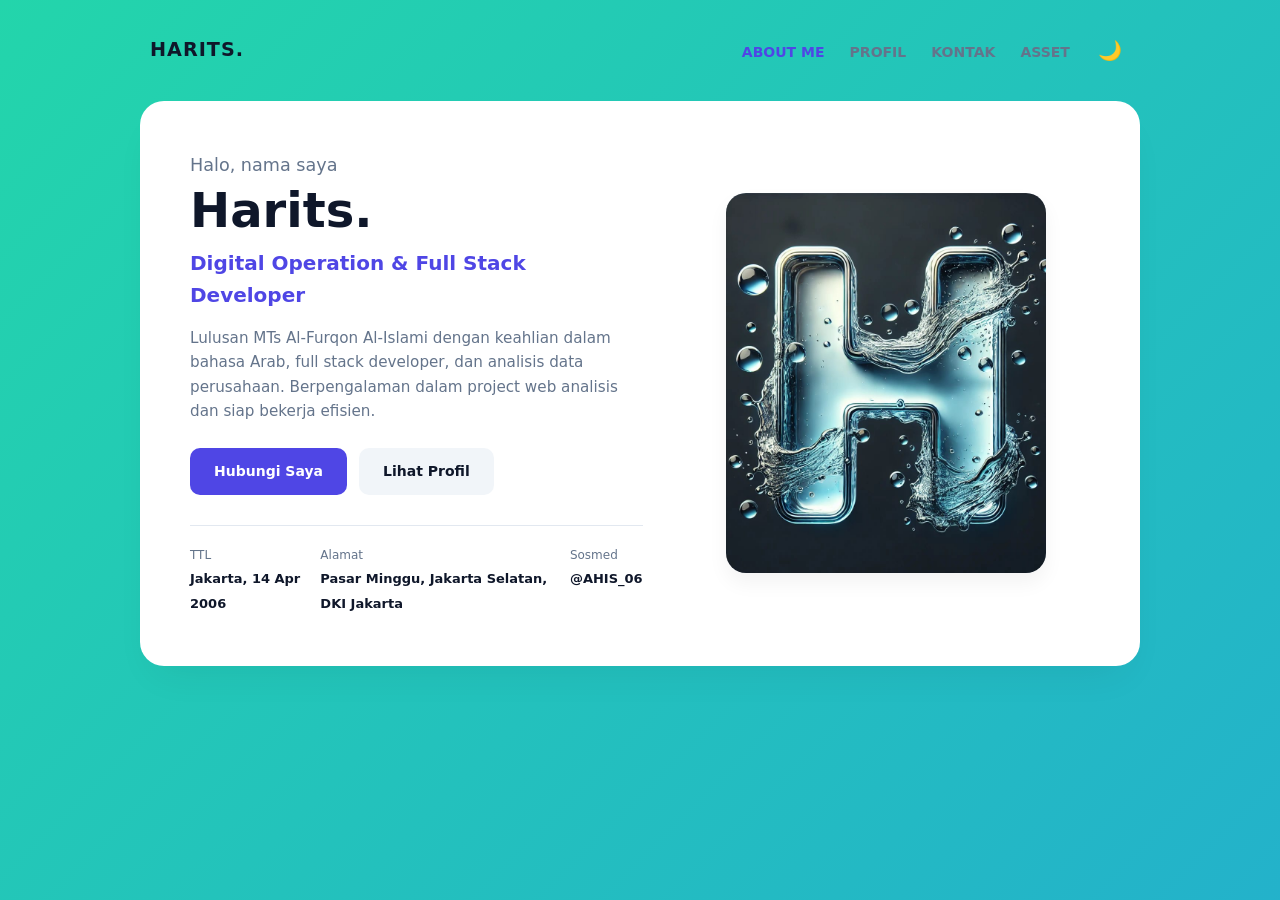
<file: index.html>
<!DOCTYPE html>
<html lang="id">
<head>
    <meta charset="UTF-8">
    <meta name="viewport" content="width=device-width, initial-scale=1.0">
    <title>About Me - Harits</title>
    <link rel="stylesheet" href="style.css">
    <script src="script.js"></script>
</head>
<body>

    <!-- Navigasi Bar Atas -->
    <header class="navbar">
        <div class="logo">HARITS.</div>
        <nav class="nav-links">
            <a href="about.html" class="active">ABOUT ME</a>
            <a href="profil.html">PROFIL</a>
            <a href="kontak.html">KONTAK</a>
            <a href="asset.html">ASSET</a>
            <button id="theme-toggle" class="theme-btn">🌙</button>
        </nav>
    </header>

    <!-- Kartu Utama (Satu Kotak Besar seperti di Gambar) -->
    <main class="main-card">
        <!-- Kolom Kiri: Teks & Informasi -->
        <div class="hero-left">
            <p class="greeting">Halo, nama saya</p>
            <h1>Harits.</h1>
            <p class="role">Digital Operation & Full Stack Developer</p>
            
            <p class="bio">
                Lulusan MTs Al-Furqon Al-Islami dengan keahlian dalam bahasa Arab,
                full stack developer, dan analisis data perusahaan. Berpengalaman
                dalam project web analisis dan siap bekerja efisien.
            </p>

            <div class="hero-buttons">
                <a href="kontak.html" class="btn btn-primary">Hubungi Saya</a>
                <a href="profil.html" class="btn btn-secondary">Lihat Profil</a>
            </div>

            <!-- Data Diri Ringkas -->
            <div class="info-grid">
                <div class="info-item">
                    <span>TTL</span>
                    <strong>Jakarta, 14 Apr 2006</strong>
                </div>
                <div class="info-item">
                    <span>Alamat</span>
                    <strong>Pasar Minggu, Jakarta Selatan, DKI Jakarta </strong>
                </div>
                <div class="info-item">
                    <span>Sosmed</span>
                    <strong>@AHIS_06</strong>
                </div>
            </div>
        </div>

        <!-- Kolom Kanan: Foto Profil Besar -->
        <div class="hero-right">
            <div class="img-wrapper">
                <img src="header.jpeg" alt="Foto Harits">
            </div>
        </div>
    </main>

</body>
</html>
</file>
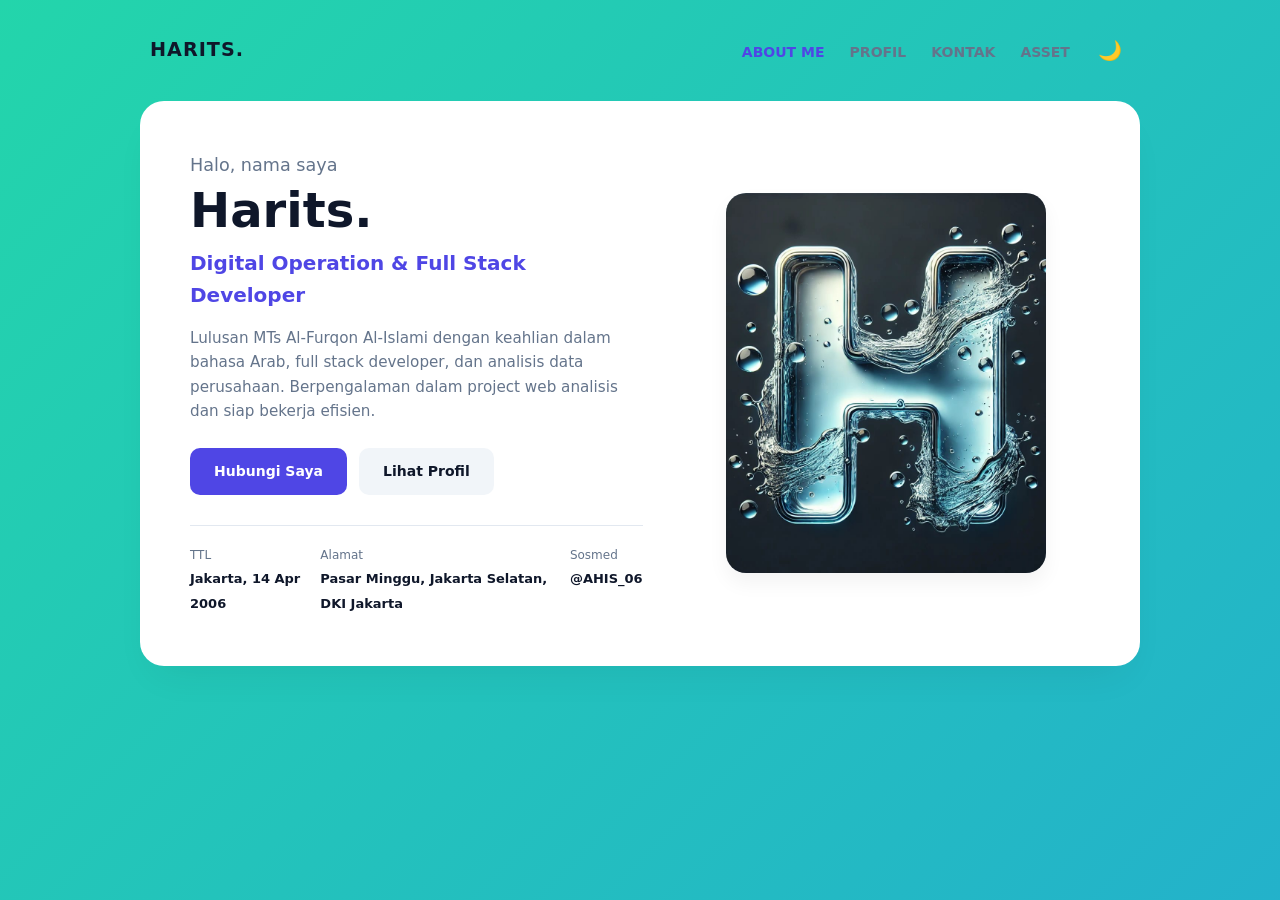
<file: about.html>
<!DOCTYPE html>
<html lang="id">
<head>
    <meta charset="UTF-8">
    <meta name="viewport" content="width=device-width, initial-scale=1.0">
    <title>About Me - Harits</title>
    <link rel="stylesheet" href="style.css">
    <script src="script.js"></script>
</head>
<body>

    <!-- Navigasi Bar Atas -->
    <header class="navbar">
        <div class="logo">HARITS.</div>
        <nav class="nav-links">
            <a href="about.html" class="active">ABOUT ME</a>
            <a href="profil.html">PROFIL</a>
            <a href="kontak.html">KONTAK</a>
            <a href="asset.html">ASSET</a>
            <button id="theme-toggle" class="theme-btn">🌙</button>
        </nav>
    </header>

    <!-- Kartu Utama (Satu Kotak Besar seperti di Gambar) -->
    <main class="main-card">
        <!-- Kolom Kiri: Teks & Informasi -->
        <div class="hero-left">
            <p class="greeting">Halo, nama saya</p>
            <h1>Harits.</h1>
            <p class="role">Digital Operation & Full Stack Developer</p>
            
            <p class="bio">
                Lulusan MTs Al-Furqon Al-Islami dengan keahlian dalam bahasa Arab,
                full stack developer, dan analisis data perusahaan. Berpengalaman
                dalam project web analisis dan siap bekerja efisien.
            </p>

            <div class="hero-buttons">
                <a href="kontak.html" class="btn btn-primary">Hubungi Saya</a>
                <a href="profil.html" class="btn btn-secondary">Lihat Profil</a>
            </div>

            <!-- Data Diri Ringkas -->
            <div class="info-grid">
                <div class="info-item">
                    <span>TTL</span>
                    <strong>Jakarta, 14 Apr 2006</strong>
                </div>
                <div class="info-item">
                    <span>Alamat</span>
                    <strong>Pasar Minggu, Jakarta Selatan, DKI Jakarta </strong>
                </div>
                <div class="info-item">
                    <span>Sosmed</span>
                    <strong>@AHIS_06</strong>
                </div>
            </div>
        </div>

        <!-- Kolom Kanan: Foto Profil Besar -->
        <div class="hero-right">
            <div class="img-wrapper">
                <img src="header.jpeg" alt="Foto Harits">
            </div>
        </div>
    </main>

</body>
</html>
</file>
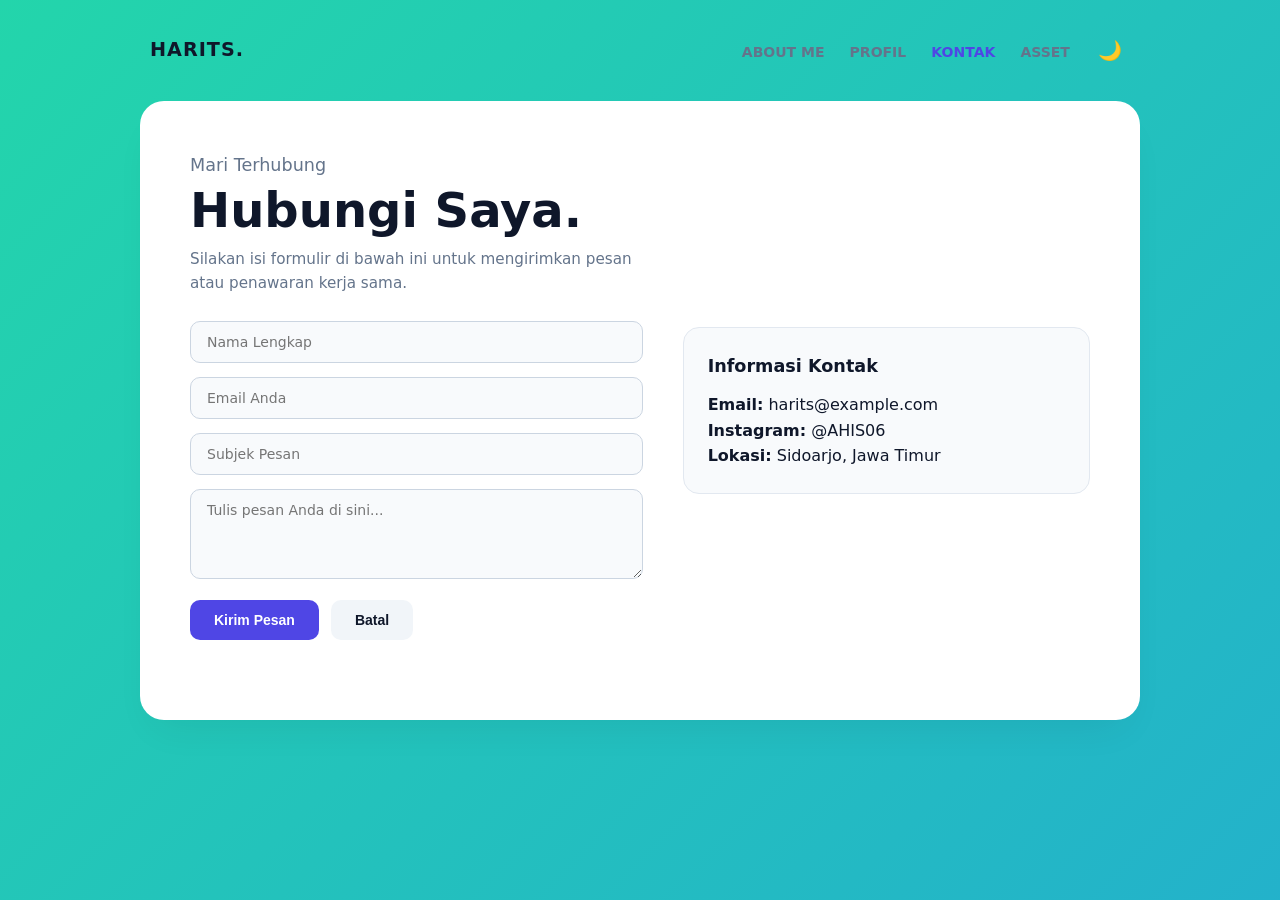
<file: kontak.html>
<!DOCTYPE html>
<html lang="id">
<head>
    <meta charset="UTF-8">
    <meta name="viewport" content="width=device-width, initial-scale=1.0">
    <title>Kontak - Harits</title>
    <link rel="stylesheet" href="style.css">
    <script src="script.js"></script>
</head>
<body>

    <!-- Navigasi Bar Atas -->
    <header class="navbar">
        <div class="logo">HARITS.</div>
        <nav class="nav-links">
            <a href="index.html">ABOUT ME</a>
            <a href="profil.html">PROFIL</a>
            <a href="kontak.html" class="active">KONTAK</a>
            <a href="asset.html">ASSET</a>
            <button id="theme-toggle" class="theme-btn">🌙</button>
        </nav>
    </header>

    <!-- Kartu Utama -->
    <main class="main-card">
        <!-- Kolom Kiri: Form Kontak -->
        <div class="hero-left">
            <p class="greeting">Mari Terhubung</p>
            <h1>Hubungi Saya.</h1>
            <p class="bio">Silakan isi formulir di bawah ini untuk mengirimkan pesan atau penawaran kerja sama.</p>

            <!-- Notifikasi Respons (Awalnya Sembunyi) -->
            <div id="response-message" class="response-box"></div>

            <form id="contactForm" class="contact-form">
                <div class="form-group">
                    <input type="text" id="nama" name="nama" required placeholder="Nama Lengkap">
                </div>
                <div class="form-group">
                    <input type="email" id="email" name="email" required placeholder="Email Anda">
                </div>
                <div class="form-group">
                    <input type="text" id="subjek" name="subjek" required placeholder="Subjek Pesan">
                </div>
                <div class="form-group">
                    <textarea id="pesan" name="pesan" rows="4" required placeholder="Tulis pesan Anda di sini..."></textarea>
                </div>
                <div class="hero-buttons">
                    <button type="submit" class="btn btn-primary">Kirim Pesan</button>
                    <button type="reset" class="btn btn-secondary">Batal</button>
                </div>
            </form>
        </div>

        <!-- Kolom Kanan: Info Kontak Tambahan -->
        <div class="hero-right-content">
            <div class="info-box">
                <h3>Informasi Kontak</h3>
                <p><strong>Email:</strong> harits@example.com</p>
                <p><strong>Instagram:</strong> @AHIS06</p>
                <p><strong>Lokasi:</strong> Sidoarjo, Jawa Timur</p>
            </div>
        </div>
    </main>

    <!-- Script JavaScript untuk Respon -->
    <script>
        const form = document.getElementById('contactForm');
        const responseBox = document.getElementById('response-message');

        form.addEventListener('submit', function(e) {
            e.preventDefault(); // Mencegah halaman mereload

            // Ambil nama dari input
            const nama = document.getElementById('nama').value;

            // Tampilkan pesan respons sukses
            responseBox.innerHTML = `<strong>Terima kasih, ${nama}!</strong> Pesan kamu berhasil terkirim. Saya akan segera membalasnya.`;
            responseBox.style.display = 'block';

            // Reset/kosongkan isi form
            form.reset();
        });
    </script>

</body>
</html>
</file>
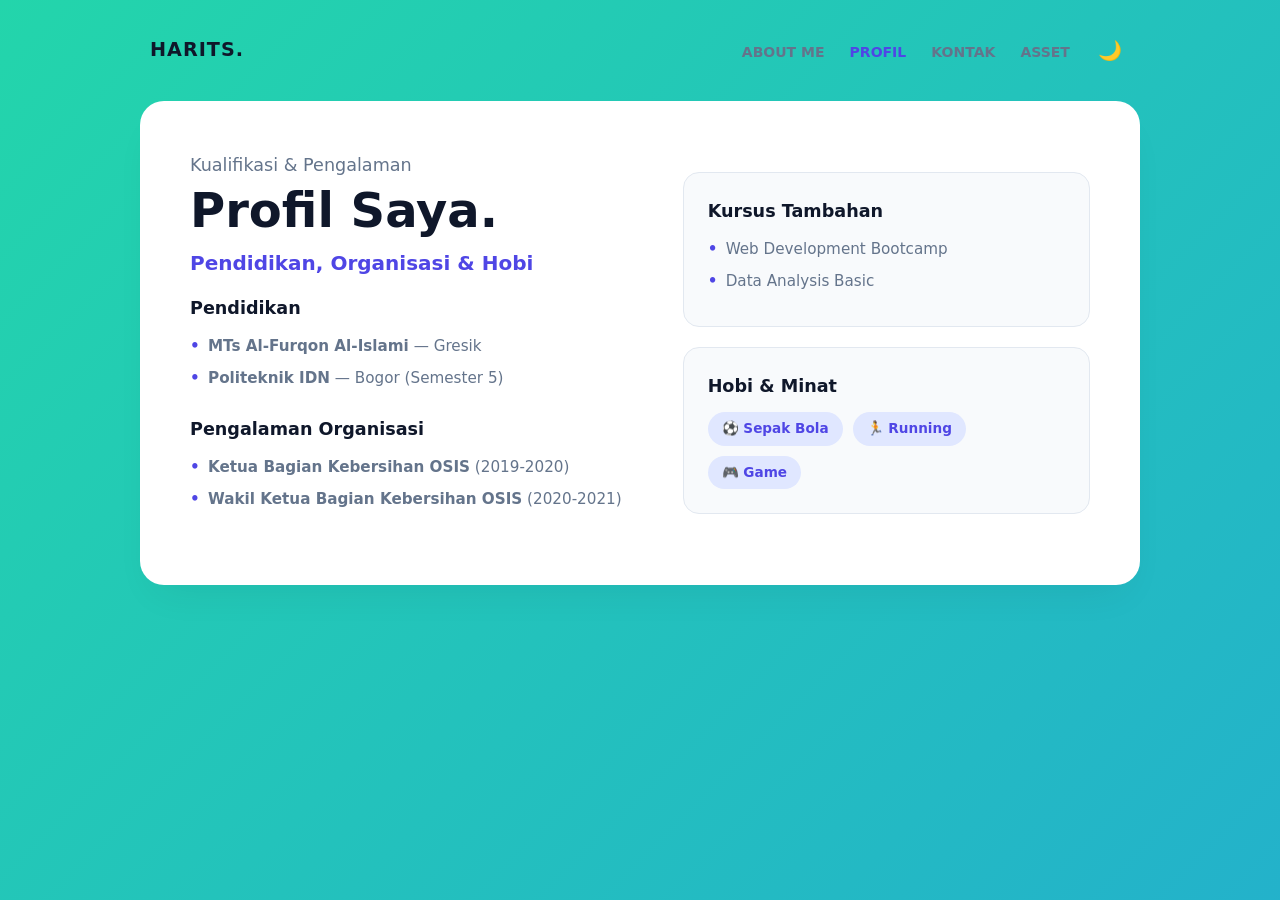
<file: profil.html>
<!DOCTYPE html>
<html lang="id">
<head>
    <meta charset="UTF-8">
    <meta name="viewport" content="width=device-width, initial-scale=1.0">
    <title>Profil & Pengalaman - Harits</title>
    <link rel="stylesheet" href="style.css">
    <script src="script.js"></script>
</head>
<body>

    <!-- Navigasi Bar Atas -->
    <header class="navbar">
        <div class="logo">HARITS.</div>
        <nav class="nav-links">
            <a href="index.html">ABOUT ME</a>
            <a href="profil.html" class="active">PROFIL</a>
            <a href="kontak.html">KONTAK</a>
            <a href="asset.html">ASSET</a>
            <button id="theme-toggle" class="theme-btn">🌙</button>
        </nav>
    </header>

    <!-- Kartu Utama -->
    <main class="main-card">
        <!-- Kolom Kiri: Pendidikan & Kursus -->
        <div class="hero-left">
            <p class="greeting">Kualifikasi & Pengalaman</p>
            <h1>Profil Saya.</h1>
            <p class="role">Pendidikan, Organisasi & Hobi</p>

            <div class="section-block">
                <h3>Pendidikan</h3>
                <ul class="custom-list">
                    <li><strong>MTs Al-Furqon Al-Islami</strong> — Gresik</li>
                    <li><strong>Politeknik IDN</strong> — Bogor (Semester 5)</li>
                </ul>
            </div>

            <div class="section-block">
                <h3>Pengalaman Organisasi</h3>
                <ul class="custom-list">
                    <li><strong>Ketua Bagian Kebersihan OSIS</strong> (2019-2020)</li>
                    <li><strong>Wakil Ketua Bagian Kebersihan OSIS</strong> (2020-2021)</li>
                </ul>
            </div>
        </div>

        <!-- Kolom Kanan: Hobi & Kursus -->
        <div class="hero-right-content">
            <div class="info-box">
                <h3>Kursus Tambahan</h3>
                <ul class="custom-list">
                    <li>Web Development Bootcamp</li>
                    <li>Data Analysis Basic</li>
                </ul>
            </div>

            <div class="info-box">
                <h3>Hobi & Minat</h3>
                <div class="tags">
                    <span class="tag">⚽ Sepak Bola</span>
                    <span class="tag">🏃 Running</span>
                    <span class="tag">🎮 Game</span>
                </div>
            </div>
        </div>
    </main>

</body>
</html>
</file>
<file: style.css>
/* ==========================================
   1. RESET & VARIABLES
   ========================================== */
* {
    box-sizing: border-box;
    margin: 0;
    padding: 0;
}

:root {
    --bg-page: #f1f5f9;
    --bg-card: #ffffff;
    --text-dark: #0f172a;
    --text-muted: #64748b;
    --accent: #4f46e5;       /* Warna Ungu/Biru Modern */
    --accent-hover: #4338ca;
    --radius-card: 24px;
    --shadow: 0 20px 40px -15px rgba(0, 0, 0, 0.07);
}

body {
    font-family: 'Segoe UI', system-ui, -apple-system, sans-serif;
    
    /* Background Animasi Gradient */
    background: linear-gradient(-45deg, #ee7752, #e73c7e, #23a6d5, #23d5ab);
    background-size: 400% 400%;
    animation: gradientMove 12s ease infinite;

    color: var(--text-dark);
    line-height: 1.6;
    display: flex;
    flex-direction: column;
    align-items: center;
    min-height: 100vh;
    padding: 20px;
}

/* Keyframes untuk menggerakkan warna background */
@keyframes gradientMove {
    0% {
        background-position: 0% 50%;
    }
    50% {
        background-position: 100% 50%;
    }
    100% {
        background-position: 0% 50%;
    }
}
/* ==========================================
   2. NAVBAR (Bagian Atas)
   ========================================== */
.navbar {
    width: 100%;
    max-width: 1000px;
    display: flex;
    justify-content: space-between;
    align-items: center;
    padding: 15px 10px;
    margin-bottom: 20px;
}

.logo {
    font-weight: 800;
    font-size: 1.2rem;
    letter-spacing: 1px;
    color: var(--text-dark);
}

.nav-links a {
    text-decoration: none;
    color: var(--text-muted);
    font-weight: 600;
    font-size: 14px;
    margin-left: 20px;
    transition: color 0.3s ease;
}

.nav-links a:hover,
.nav-links a.active {
    color: var(--accent);
}

/* ==========================================
   3. MAIN CARD (Kotak Besar 2 Kolom)
   ========================================== */
.main-card {
    background-color: var(--bg-card);
    width: 100%;
    max-width: 1000px;
    border-radius: var(--radius-card);
    box-shadow: var(--shadow);
    padding: 50px;
    display: flex;
    align-items: center;
    justify-content: space-between;
    gap: 40px;
}

/* Kolom Kiri */
.hero-left {
    flex: 1;
}

.greeting {
    font-size: 1.1rem;
    color: var(--text-muted);
    font-weight: 500;
}

.hero-left h1 {
    font-size: 3rem;
    font-weight: 800;
    line-height: 1.1;
    color: var(--text-dark);
    margin: 5px 0 10px 0;
}

.role {
    font-size: 1.25rem;
    font-weight: 600;
    color: var(--accent);
    margin-bottom: 15px;
}

.bio {
    color: var(--text-muted);
    font-size: 0.95rem;
    margin-bottom: 25px;
    max-width: 480px;
}

/* Tombol-tombol */
.hero-buttons {
    display: flex;
    gap: 12px;
    margin-bottom: 30px;
}

.btn {
    padding: 12px 24px;
    border-radius: 10px;
    text-decoration: none;
    font-weight: 600;
    font-size: 14px;
    transition: all 0.3s ease;
}

.btn-primary {
    background-color: var(--accent);
    color: #ffffff;
}

.btn-primary:hover {
    background-color: var(--accent-hover);
}

.btn-secondary {
    background-color: #f1f5f9;
    color: var(--text-dark);
}

.btn-secondary:hover {
    background-color: #e2e8f0;
}

/* Grid Informasi Ringkas */
.info-grid {
    display: flex;
    gap: 20px;
    border-top: 1px solid #e2e8f0;
    padding-top: 20px;
}

.info-item span {
    display: block;
    font-size: 12px;
    color: var(--text-muted);
}

.info-item strong {
    font-size: 13px;
    color: var(--text-dark);
}

/* Kolom Kanan (Foto Profil) */
.hero-right {
    flex: 0.9;
    display: flex;
    justify-content: center;
}

.img-wrapper {
    width: 100%;
    max-width: 320px;
    height: 380px;
    background-color: #e2e8f0;
    border-radius: 20px;
    overflow: hidden;
    box-shadow: 0 10px 20px rgba(0, 0, 0, 0.05);
}

.img-wrapper img {
    width: 100%;
    height: 100%;
    object-fit: cover;
}

/* Responsif untuk Smartphone */
@media (max-width: 768px) {
    .main-card {
        flex-direction: column-reverse;
        padding: 30px 20px;
    }

    .hero-left h1 {
        font-size: 2.2rem;
    }

    .info-grid {
        flex-direction: column;
        gap: 10px;
    }

    .img-wrapper {
        height: 280px;
    }
}

/* ==========================================
   4. ELEMEN TAMBAHAN (PROFIL, KONTAK, ASSET)
   ========================================== */
.hero-right-content {
    flex: 0.9;
    display: flex;
    flex-direction: column;
    gap: 20px;
}

.info-box {
    background-color: #f8fafc;
    border: 1px solid #e2e8f0;
    border-radius: 16px;
    padding: 24px;
}

.info-box h3, 
.section-block h3 {
    font-size: 1.1rem;
    color: var(--text-dark);
    margin-bottom: 12px;
}

.section-block {
    margin-bottom: 24px;
}

.custom-list {
    list-style: none;
    padding: 0;
}

.custom-list li {
    color: var(--text-muted);
    font-size: 0.95rem;
    margin-bottom: 8px;
    position: relative;
    padding-left: 18px;
}

.custom-list li::before {
    content: "•";
    color: var(--accent);
    font-weight: bold;
    position: absolute;
    left: 0;
}

/* Tags Hobi */
.tags {
    display: flex;
    gap: 10px;
    flex-wrap: wrap;
}

.tag {
    background-color: #e0e7ff;
    color: var(--accent);
    font-weight: 600;
    font-size: 0.85rem;
    padding: 6px 14px;
    border-radius: 20px;
}

/* Style Form Kontak */
.contact-form {
    display: flex;
    flex-direction: column;
    gap: 14px;
    margin-top: 15px;
}

.form-group input,
.form-group textarea {
    width: 100%;
    padding: 12px 16px;
    border: 1px solid #cbd5e1;
    border-radius: 10px;
    font-size: 14px;
    font-family: inherit;
    background-color: #f8fafc;
    transition: all 0.3s ease;
}

.form-group input:focus,
.form-group textarea:focus {
    outline: none;
    border-color: var(--accent);
    background-color: #ffffff;
    box-shadow: 0 0 0 3px rgba(79, 70, 229, 0.15);
}

button.btn {
    border: none;
    cursor: pointer;
}

/* Style Media (Video & Audio) */
.media-container video,
.media-container audio {
    width: 100%;
    border-radius: 12px;
    outline: none;
}

/* Styling Kotak Respon Kontak */
.response-box {
    display: none; /* Disembunyikan dulu secara default */
    background-color: #dcfce7;
    color: #166534;
    border: 1px solid #86efac;
    padding: 14px 18px;
    border-radius: 10px;
    font-size: 0.95rem;
    margin-bottom: 20px;
    line-height: 1.5;
}

/* Variabel Mode Gelap */
body.dark-theme {
    --bg-page: #0f172a;
    --bg-card: #1e293b;
    --text-dark: #f8fafc;
    --text-muted: #94a3b8;
    --shadow: 0 20px 40px -15px rgba(0, 0, 0, 0.5);
}

/* Penyesuaian Komponen saat Dark Mode */
body.dark-theme .info-box {
    background-color: #334155;
    border-color: #475569;
}

body.dark-theme .btn-secondary {
    background-color: #334155;
    color: #f8fafc;
}

body.dark-theme .btn-secondary:hover {
    background-color: #475569;
}

body.dark-theme .form-group input,
body.dark-theme .form-group textarea {
    background-color: #334155;
    border-color: #475569;
    color: #f8fafc;
}

/* Style Tombol Toggle */
.theme-btn {
    background: none;
    border: none;
    font-size: 1.2rem;
    cursor: pointer;
    padding: 4px 8px;
    margin-left: 15px;
    border-radius: 8px;
    transition: transform 0.2s ease;
}

.theme-btn:hover {
    transform: scale(1.2);
}
</file>
